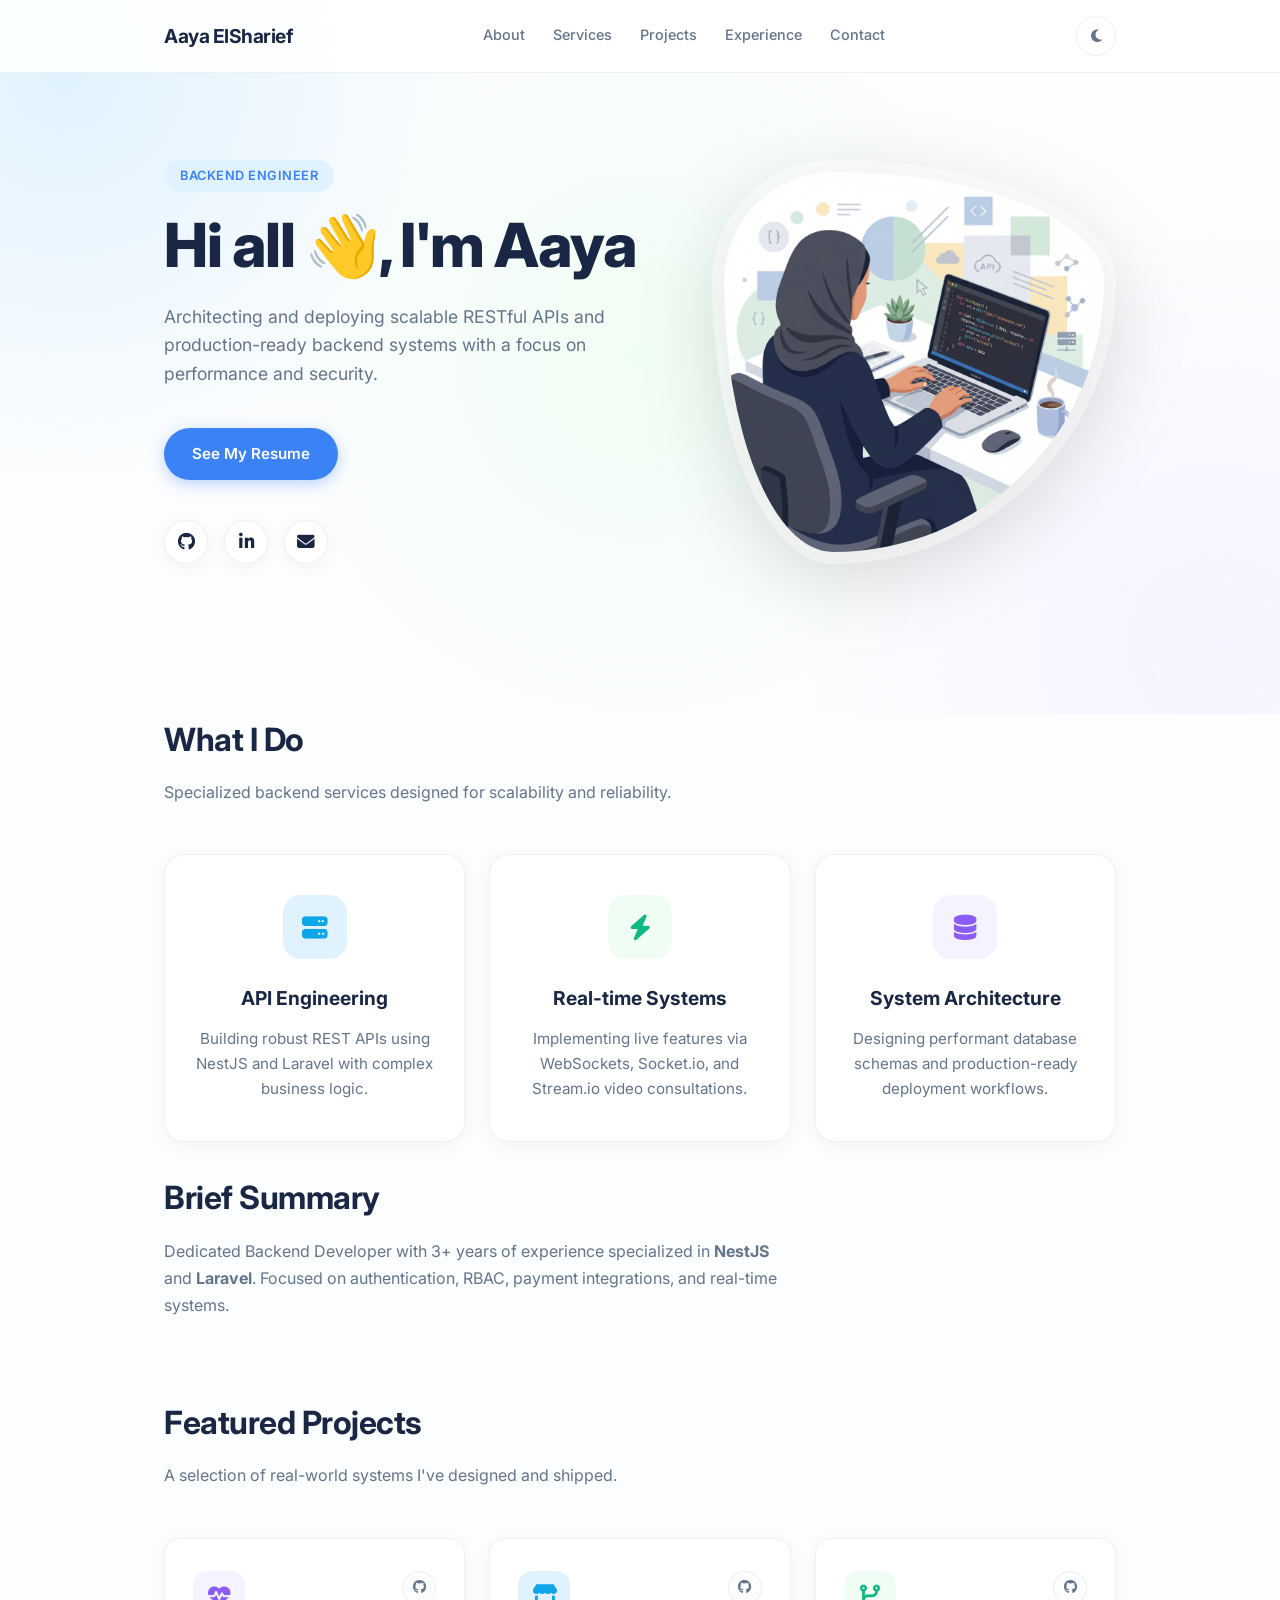
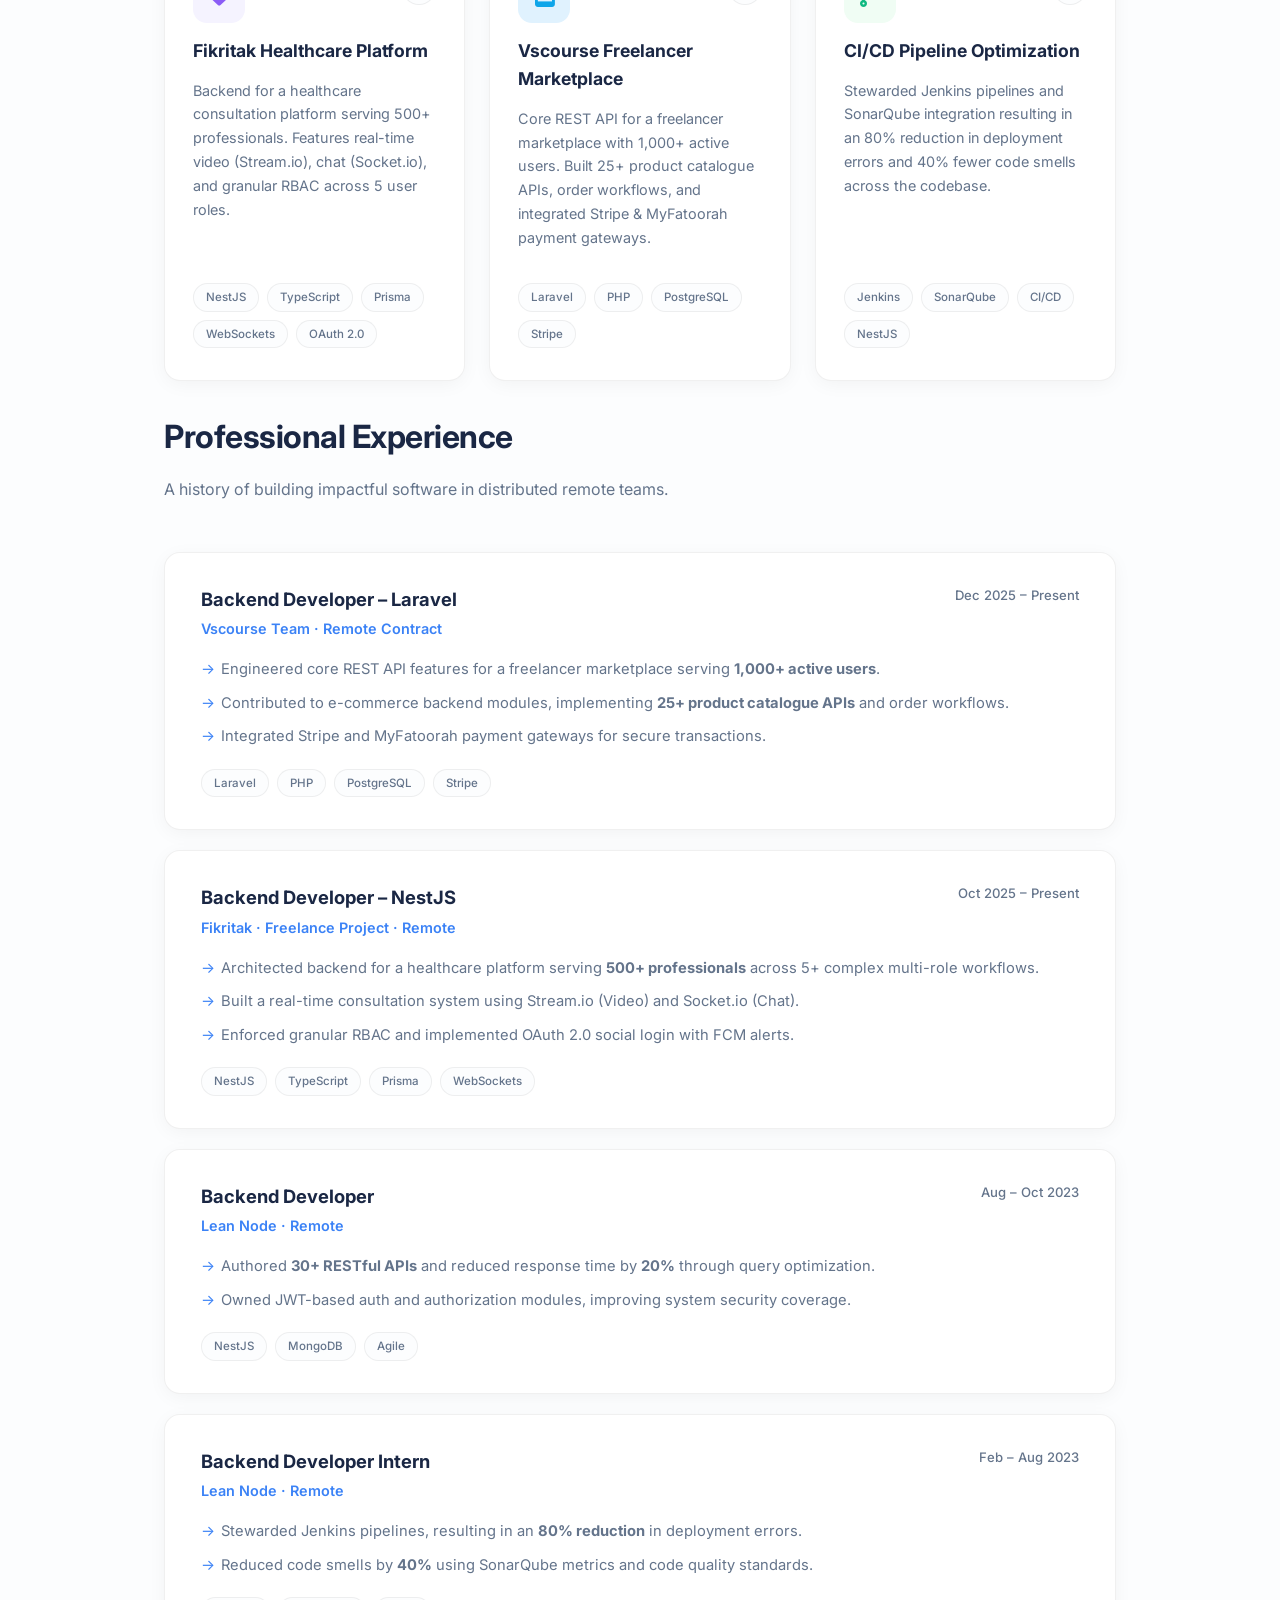
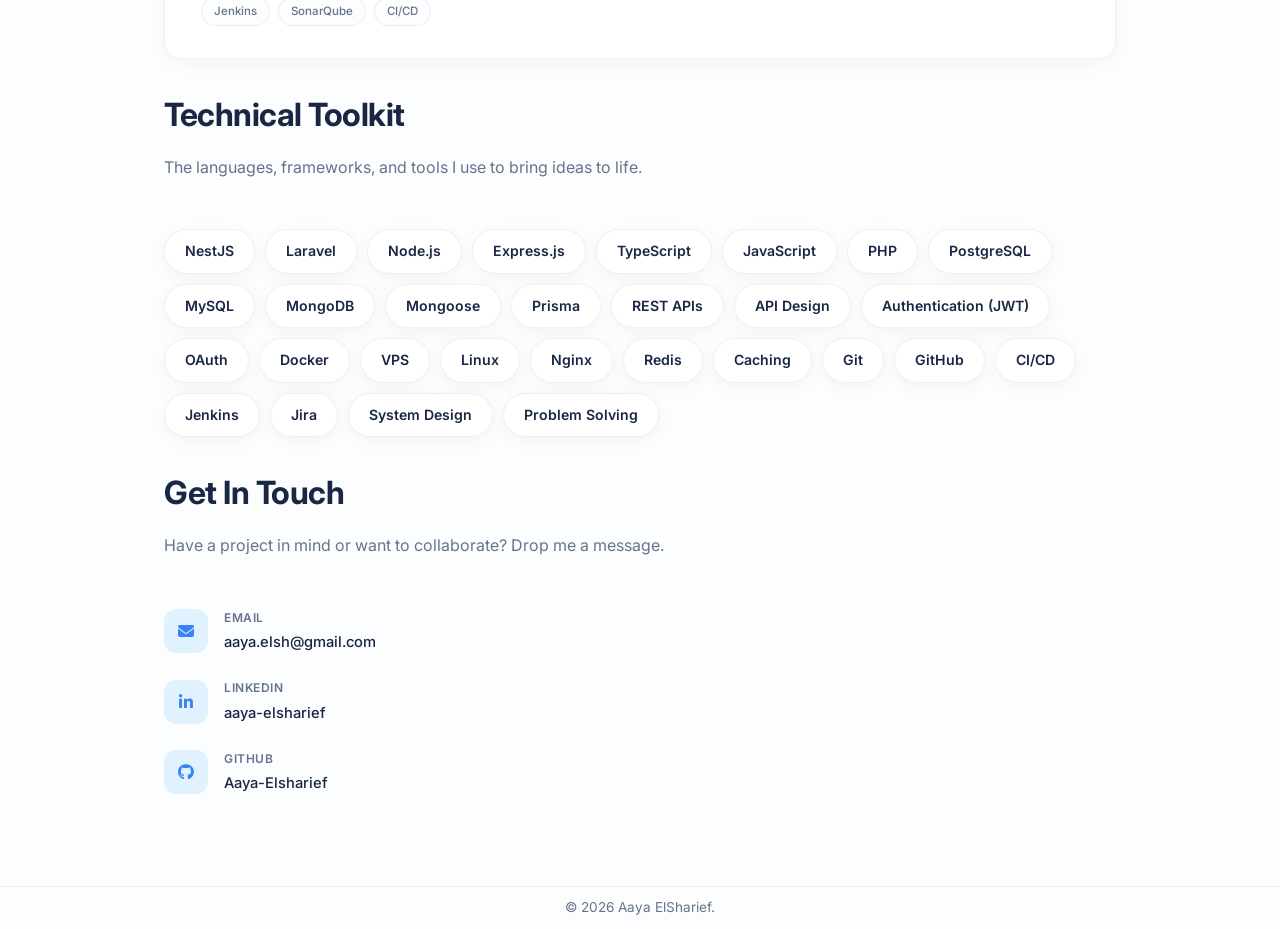
<file: index.html>
<!DOCTYPE html>
<html lang="en" data-theme="light">

<head>
    <meta charset="UTF-8">
    <meta name="viewport" content="width=device-width, initial-scale=1.0">
    <title>Aaya ElSharief | Backend Developer Portfolio</title>
    <link rel="preconnect" href="https://fonts.googleapis.com">
    <link rel="preconnect" href="https://fonts.gstatic.com" crossorigin>
    <link href="https://fonts.googleapis.com/css2?family=Inter:wght@400;500;600;700;800&display=swap" rel="stylesheet">
    <link rel="stylesheet" href="https://cdnjs.cloudflare.com/ajax/libs/font-awesome/6.5.1/css/all.min.css">
    <link rel="stylesheet" href="style.css">
</head>

<body>

    <nav>
        <div class="container">
            <a href="#" class="logo">Aaya ElSharief</a>

            <!-- Desktop Nav Links -->
            <div class="nav-links" id="nav-links">
                <a href="#about">About</a>
                <a href="#services">Services</a>
                <a href="#projects">Projects</a>
                <a href="#experience">Experience</a>
                <a href="#contact">Contact</a>
            </div>

            <div class="nav-actions">
                <!-- Dark Mode Toggle -->
                <button class="theme-toggle" id="theme-toggle" aria-label="Toggle dark mode">
                    <i class="fas fa-moon" id="theme-icon"></i>
                </button>

                <!-- Hamburger -->
                <button class="hamburger" id="hamburger" aria-label="Open menu">
                    <span></span><span></span><span></span>
                </button>
            </div>
        </div>

        <!-- Mobile Menu -->
        <div class="mobile-menu" id="mobile-menu">
            <a href="#about" class="mobile-link">About</a>
            <a href="#services" class="mobile-link">Services</a>
            <a href="#projects" class="mobile-link">Projects</a>
            <a href="#experience" class="mobile-link">Experience</a>
            <a href="#contact" class="mobile-link">Contact</a>
        </div>
    </nav>

    <main>
        <!-- Hero Section -->
        <section class="hero">
            <div class="container hero-container">
                <div class="hero-content">
                    <span class="badge">Backend Engineer</span>
                    <h1>Hi all 👋, I'm Aaya</h1>
                    <p>Architecting and deploying scalable RESTful APIs and production-ready backend systems with a
                        focus on performance and security.</p>
                    <div class="hero-btns">
                        <a href="cv.html" class="btn primary">See My Resume</a>
                    </div>
                    <div class="social-circles">
                        <a href="https://github.com/Aaya-Elsharief" target="_blank" class="circle github"><i
                                class="fab fa-github"></i></a>
                        <a href="https://linkedin.com/in/aaya-elsharief" target="_blank" class="circle linkedin"><i
                                class="fab fa-linkedin-in"></i></a>
                        <a href="/cdn-cgi/l/email-protection#5233332b337c373e213a12353f333b3e7c313d3f" class="circle email"><i class="fas fa-envelope"></i></a>
                    </div>
                </div>
                <div class="hero-image">
                    <img src="hero.png" alt="Developer Illustration">
                </div>
            </div>
        </section>

        <!-- Services Section -->
        <section id="services" class="container reveal">
            <div class="section-header">
                <h2>What I Do</h2>
                <p>Specialized backend services designed for scalability and reliability.</p>
            </div>
            <div class="services-grid">
                <div class="service-card reveal">
                    <div class="service-icon blue"><i class="fas fa-server"></i></div>
                    <h3>API Engineering</h3>
                    <p>Building robust REST APIs using NestJS and Laravel with complex business logic.</p>
                </div>
                <div class="service-card reveal">
                    <div class="service-icon green"><i class="fas fa-bolt"></i></div>
                    <h3>Real-time Systems</h3>
                    <p>Implementing live features via WebSockets, Socket.io, and Stream.io video consultations.</p>
                </div>
                <div class="service-card reveal">
                    <div class="service-icon purple"><i class="fas fa-database"></i></div>
                    <h3>System Architecture</h3>
                    <p>Designing performant database schemas and production-ready deployment workflows.</p>
                </div>
            </div>
        </section>

        <!-- About Section -->
        <section id="about" class="container reveal">
            <div class="section-header">
                <h2>Brief Summary</h2>
                <p>Dedicated Backend Developer with 3+ years of experience specialized in <strong>NestJS</strong> and
                    <strong>Laravel</strong>. Focused on authentication, RBAC, payment integrations, and real-time
                    systems.</p>
            </div>
        </section>

        <!-- ✦ Projects Section -->
        <section id="projects" class="container">
            <div class="section-header reveal">
                <h2>Featured Projects</h2>
                <p>A selection of real-world systems I've designed and shipped.</p>
            </div>
            <div class="projects-grid">

                <div class="project-card reveal">
                    <div class="project-header">
                        <div class="project-icon purple"><i class="fas fa-heartbeat"></i></div>
                        <div class="project-links">
                            <a href="https://github.com/Aaya-Elsharief" target="_blank" title="GitHub"><i class="fab fa-github"></i></a>
                        </div>
                    </div>
                    <h3>Fikritak Healthcare Platform</h3>
                    <p>Backend for a healthcare consultation platform serving 500+ professionals. Features real-time video (Stream.io), chat (Socket.io), and granular RBAC across 5 user roles.</p>
                    <div class="card-stack">
                        <span class="tag">NestJS</span>
                        <span class="tag">TypeScript</span>
                        <span class="tag">Prisma</span>
                        <span class="tag">WebSockets</span>
                        <span class="tag">OAuth 2.0</span>
                    </div>
                </div>

                <div class="project-card reveal">
                    <div class="project-header">
                        <div class="project-icon blue"><i class="fas fa-store"></i></div>
                        <div class="project-links">
                            <a href="https://github.com/Aaya-Elsharief" target="_blank" title="GitHub"><i class="fab fa-github"></i></a>
                        </div>
                    </div>
                    <h3>Vscourse Freelancer Marketplace</h3>
                    <p>Core REST API for a freelancer marketplace with 1,000+ active users. Built 25+ product catalogue APIs, order workflows, and integrated Stripe & MyFatoorah payment gateways.</p>
                    <div class="card-stack">
                        <span class="tag">Laravel</span>
                        <span class="tag">PHP</span>
                        <span class="tag">PostgreSQL</span>
                        <span class="tag">Stripe</span>
                    </div>
                </div>

                <div class="project-card reveal">
                    <div class="project-header">
                        <div class="project-icon green"><i class="fas fa-code-branch"></i></div>
                        <div class="project-links">
                            <a href="https://github.com/Aaya-Elsharief" target="_blank" title="GitHub"><i class="fab fa-github"></i></a>
                        </div>
                    </div>
                    <h3>CI/CD Pipeline Optimization</h3>
                    <p>Stewarded Jenkins pipelines and SonarQube integration resulting in an 80% reduction in deployment errors and 40% fewer code smells across the codebase.</p>
                    <div class="card-stack">
                        <span class="tag">Jenkins</span>
                        <span class="tag">SonarQube</span>
                        <span class="tag">CI/CD</span>
                        <span class="tag">NestJS</span>
                    </div>
                </div>

            </div>
        </section>

        <!-- Experience Section -->
        <section id="experience" class="container">
            <div class="section-header reveal">
                <h2>Professional Experience</h2>
                <p>A history of building impactful software in distributed remote teams.</p>
            </div>

            <div class="experience-grid">
                <div class="card reveal">
                    <div class="card-header">
                        <div class="card-title">
                            <h3>Backend Developer – Laravel</h3>
                            <div class="card-company">Vscourse Team · Remote Contract</div>
                        </div>
                        <span class="card-date">Dec 2025 – Present</span>
                    </div>
                    <ul>
                        <li>Engineered core REST API features for a freelancer marketplace serving <strong>1,000+ active users</strong>.</li>
                        <li>Contributed to e-commerce backend modules, implementing <strong>25+ product catalogue APIs</strong> and order workflows.</li>
                        <li>Integrated Stripe and MyFatoorah payment gateways for secure transactions.</li>
                    </ul>
                    <div class="card-stack">
                        <span class="tag">Laravel</span>
                        <span class="tag">PHP</span>
                        <span class="tag">PostgreSQL</span>
                        <span class="tag">Stripe</span>
                    </div>
                </div>

                <div class="card reveal">
                    <div class="card-header">
                        <div class="card-title">
                            <h3>Backend Developer – NestJS</h3>
                            <div class="card-company">Fikritak · Freelance Project · Remote</div>
                        </div>
                        <span class="card-date">Oct 2025 – Present</span>
                    </div>
                    <ul>
                        <li>Architected backend for a healthcare platform serving <strong>500+ professionals</strong> across 5+ complex multi-role workflows.</li>
                        <li>Built a real-time consultation system using Stream.io (Video) and Socket.io (Chat).</li>
                        <li>Enforced granular RBAC and implemented OAuth 2.0 social login with FCM alerts.</li>
                    </ul>
                    <div class="card-stack">
                        <span class="tag">NestJS</span>
                        <span class="tag">TypeScript</span>
                        <span class="tag">Prisma</span>
                        <span class="tag">WebSockets</span>
                    </div>
                </div>

                <div class="card reveal">
                    <div class="card-header">
                        <div class="card-title">
                            <h3>Backend Developer</h3>
                            <div class="card-company">Lean Node · Remote</div>
                        </div>
                        <span class="card-date">Aug – Oct 2023</span>
                    </div>
                    <ul>
                        <li>Authored <strong>30+ RESTful APIs</strong> and reduced response time by <strong>20%</strong> through query optimization.</li>
                        <li>Owned JWT-based auth and authorization modules, improving system security coverage.</li>
                    </ul>
                    <div class="card-stack">
                        <span class="tag">NestJS</span>
                        <span class="tag">MongoDB</span>
                        <span class="tag">Agile</span>
                    </div>
                </div>

                <div class="card reveal">
                    <div class="card-header">
                        <div class="card-title">
                            <h3>Backend Developer Intern</h3>
                            <div class="card-company">Lean Node · Remote</div>
                        </div>
                        <span class="card-date">Feb – Aug 2023</span>
                    </div>
                    <ul>
                        <li>Stewarded Jenkins pipelines, resulting in an <strong>80% reduction</strong> in deployment errors.</li>
                        <li>Reduced code smells by <strong>40%</strong> using SonarQube metrics and code quality standards.</li>
                    </ul>
                    <div class="card-stack">
                        <span class="tag">Jenkins</span>
                        <span class="tag">SonarQube</span>
                        <span class="tag">CI/CD</span>
                    </div>
                </div>
            </div>
        </section>

        <!-- Skills Section -->
        <section id="skills" class="container reveal">
            <div class="section-header">
                <h2>Technical Toolkit</h2>
                <p>The languages, frameworks, and tools I use to bring ideas to life.</p>
            </div>
            <div class="skills-container">
                <span class="skill-pill">NestJS</span>
                <span class="skill-pill">Laravel</span>
                <span class="skill-pill">Node.js</span>
                <span class="skill-pill">Express.js</span>
                <span class="skill-pill">TypeScript</span>
                <span class="skill-pill">JavaScript</span>
                <span class="skill-pill">PHP</span>
                <span class="skill-pill">PostgreSQL</span>
                <span class="skill-pill">MySQL</span>
                <span class="skill-pill">MongoDB</span>
                <span class="skill-pill">Mongoose</span>
                <span class="skill-pill">Prisma</span>
                <span class="skill-pill">REST APIs</span>
                <span class="skill-pill">API Design</span>
                <span class="skill-pill">Authentication (JWT)</span>
                <span class="skill-pill">OAuth</span>
                <span class="skill-pill">Docker</span>
                <span class="skill-pill">VPS</span>
                <span class="skill-pill">Linux</span>
                <span class="skill-pill">Nginx</span>
                <span class="skill-pill">Redis</span>
                <span class="skill-pill">Caching</span>
                <span class="skill-pill">Git</span>
                <span class="skill-pill">GitHub</span>
                <span class="skill-pill">CI/CD</span>
                <span class="skill-pill">Jenkins</span>
                <span class="skill-pill">Jira</span>
                <span class="skill-pill">System Design</span>
                <span class="skill-pill">Problem Solving</span>
            </div>
        </section>

        <!-- ✦ Contact Section -->
        <section id="contact" class="container reveal">
            <div class="section-header">
                <h2>Get In Touch</h2>
                <p>Have a project in mind or want to collaborate? Drop me a message.</p>
            </div>
            <div class="contact-wrapper">
                <div class="contact-info">
                    <div class="contact-item">
                        <div class="contact-icon"><i class="fas fa-envelope"></i></div>
                        <div>
                            <span class="contact-label">Email</span>
                            <a href="mailto:aaya.elsh@gmail.com">aaya.elsh@gmail.com</a>
                        </div>
                    </div>
                    <div class="contact-item">
                        <div class="contact-icon"><i class="fab fa-linkedin-in"></i></div>
                        <div>
                            <span class="contact-label">LinkedIn</span>
                            <a href="https://linkedin.com/in/aaya-elsharief" target="_blank">aaya-elsharief</a>
                        </div>
                    </div>
                    <div class="contact-item">
                        <div class="contact-icon"><i class="fab fa-github"></i></div>
                        <div>
                            <span class="contact-label">GitHub</span>
                            <a href="https://github.com/Aaya-Elsharief" target="_blank">Aaya-Elsharief</a>
                        </div>
                    </div>
                </div>


            </div>
        </section>

    </main>

    <footer>
          
            <p style="color: var(--text-muted); font-size: 0.85rem;">© 2026 Aaya ElSharief.</p>
    </footer>

    <script src="script.js"></script>
</body>
</html>
</file>
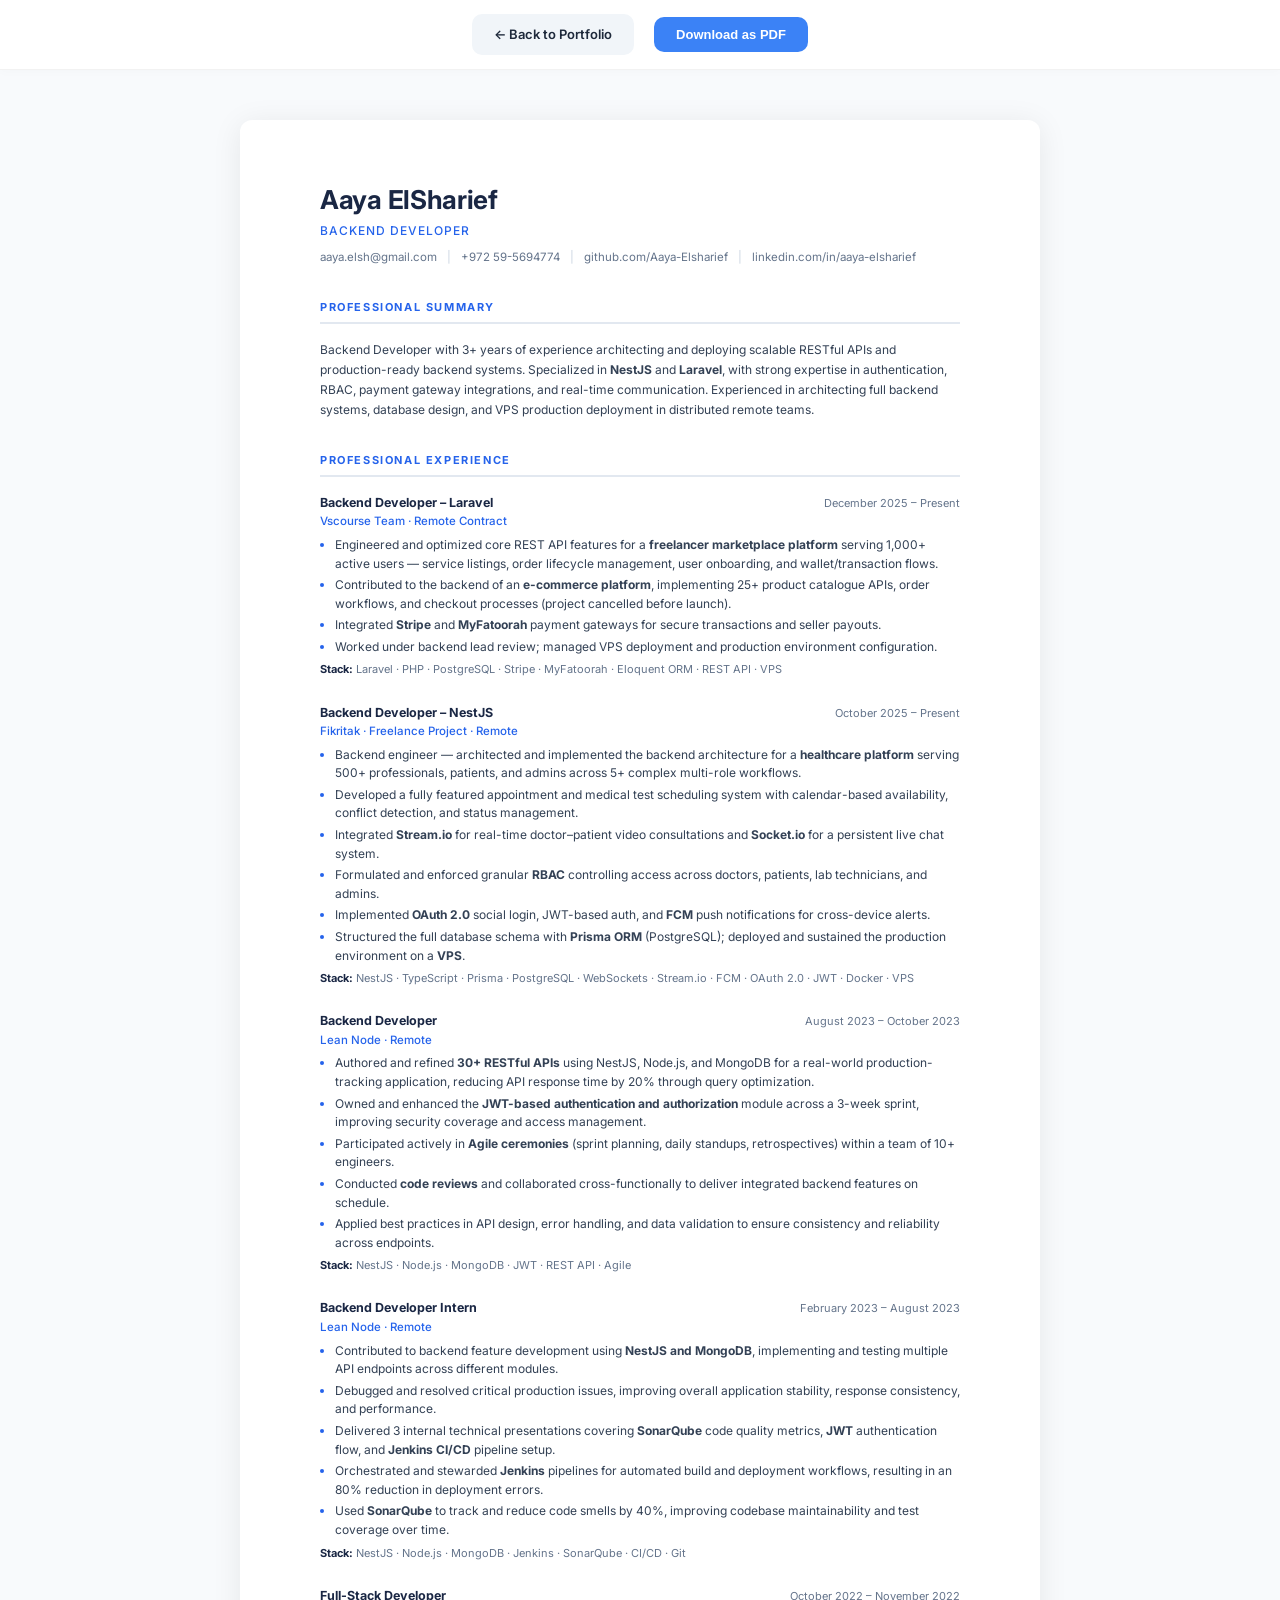
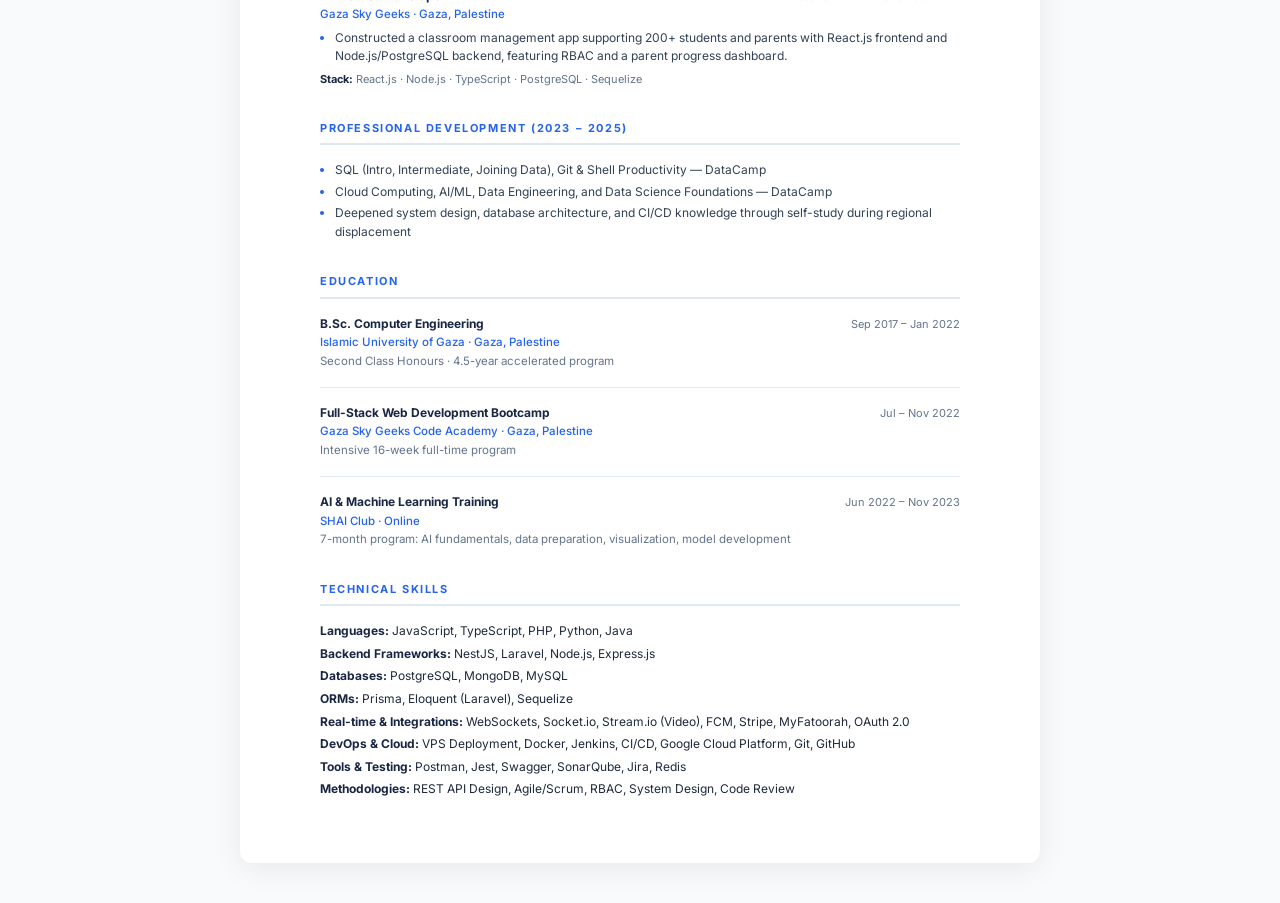
<file: cv.html>
<!DOCTYPE html>
<html lang="en">

<head>
    <meta charset="UTF-8" />
    <meta name="viewport" content="width=device-width, initial-scale=1.0" />
    <title>Aaya ElSharief – Backend Developer</title>
    <link rel="preconnect" href="https://fonts.googleapis.com" />
    <link href="https://fonts.googleapis.com/css2?family=Inter:wght@300;400;500;600;700&display=swap"
        rel="stylesheet" />
    <style>
        * {
            margin: 0;
            padding: 0;
            box-sizing: border-box;
        }

        :root {
            --primary: #1a2744;
            --accent: #2563eb;
            --accent-blue: #3b82f6;
            /* Portfolio color */
            --text: #1e293b;
            --muted: #64748b;
            --border: #d1d5db;
            --white: #ffffff;
            --bg-page: #f8fafc;
        }

        body {
            font-family: 'Inter', Arial, sans-serif;
            background: var(--bg-page);
            color: var(--text);
            font-size: 12px;
            line-height: 1.55;
            padding-top: 80px;
            /* Space for fixed header */
        }

        /* ── ACTION BAR ── */
        .action-bar {
            position: fixed;
            top: 0;
            left: 0;
            right: 0;
            height: 70px;
            background: rgba(255, 255, 255, 0.9);
            backdrop-filter: blur(10px);
            display: flex;
            align-items: center;
            justify-content: center;
            gap: 20px;
            z-index: 1000;
            border-bottom: 1px solid rgba(0, 0, 0, 0.05);
            box-shadow: 0 2px 10px rgba(0, 0, 0, 0.02);
        }

        .btn {
            padding: 10px 22px;
            border-radius: 10px;
            font-weight: 600;
            text-decoration: none;
            font-size: 13px;
            transition: all 0.3s ease;
            cursor: pointer;
            border: none;
            display: inline-flex;
            align-items: center;
            gap: 8px;
        }

        .btn-back {
            background: #f1f5f9;
            color: var(--text);
        }

        .btn-back:hover {
            background: #e2e8f0;
        }

        .btn-print {
            background: var(--accent-blue);
            color: #fff;
        }

        .btn-print:hover {
            background: #2563eb;
            transform: translateY(-1px);
        }

        .page {
            max-width: 800px;
            margin: 40px auto;
            background: #fff;
            padding: 60px 80px;
            box-shadow: 0 4px 30px rgba(0, 0, 0, 0.08);
            border-radius: 12px;
        }

        /* ── HEADER ── */
        .cv-name {
            font-size: 26px;
            font-weight: 700;
            color: var(--primary);
            letter-spacing: -0.3px;
        }

        .cv-title {
            font-size: 12px;
            font-weight: 500;
            color: var(--accent);
            margin-top: 2px;
            text-transform: uppercase;
            letter-spacing: 1px;
        }

        .cv-contact {
            margin-top: 7px;
            font-size: 11.5px;
            color: var(--muted);
            line-height: 1.7;
        }

        .cv-contact a {
            color: var(--muted);
            text-decoration: none;
        }

        .cv-contact a:hover {
            color: var(--accent);
        }

        .sep {
            margin: 0 7px;
            color: #cbd5e1;
        }

        /* ── SECTION ── */
        .section {
            margin-top: 32px;
        }

        .section-title {
            font-size: 11px;
            font-weight: 700;
            text-transform: uppercase;
            letter-spacing: 1.6px;
            color: var(--accent);
            border-bottom: 2px solid #e2e8f0;
            padding-bottom: 6px;
            margin-bottom: 16px;
        }

        /* ── SUMMARY ── */
        .summary {
            font-size: 12px;
            color: #334155;
            line-height: 1.65;
        }

        /* ── JOB ── */
        .job {
            margin-bottom: 24px;
        }

        .job-top {
            display: flex;
            justify-content: space-between;
            align-items: baseline;
            flex-wrap: wrap;
            gap: 3px;
        }

        .job-title {
            font-size: 12.5px;
            font-weight: 700;
            color: var(--primary);
        }

        .job-date {
            font-size: 11px;
            color: var(--muted);
            white-space: nowrap;
        }

        .job-company {
            font-size: 11.5px;
            font-weight: 500;
            color: var(--accent);
            margin-top: 1px;
        }

        .job ul {
            margin-top: 5px;
            padding-left: 15px;
        }

        .job ul li {
            font-size: 12px;
            color: #334155;
            margin-bottom: 3px;
            line-height: 1.55;
        }

        .job ul li::marker {
            color: var(--accent);
        }

        .tech-line {
            margin-top: 5px;
            font-size: 11px;
            color: var(--muted);
        }

        .tech-line strong {
            color: var(--primary);
        }

        /* ── DEV PERIOD ── */
        .dev-list {
            padding-left: 15px;
        }

        .dev-list li {
            font-size: 12px;
            color: #334155;
            margin-bottom: 3px;
        }

        .dev-list li::marker {
            color: var(--accent);
        }

        /* ── EDUCATION ── */
        .edu-item {
            margin-bottom: 9px;
        }

        .edu-top {
            display: flex;
            justify-content: space-between;
            align-items: baseline;
            flex-wrap: wrap;
            gap: 3px;
        }

        .edu-degree {
            font-size: 12px;
            font-weight: 700;
            color: var(--primary);
        }

        .edu-date {
            font-size: 11px;
            color: var(--muted);
        }

        .edu-inst {
            font-size: 11.5px;
            font-weight: 500;
            color: var(--accent);
            margin-top: 1px;
        }

        .edu-note {
            font-size: 11.5px;
            color: var(--muted);
            margin-top: 1px;
        }

        /* ── SKILLS ── */
        .skill-row {
            margin-bottom: 4px;
            font-size: 12px;
        }

        .skill-row strong {
            color: var(--primary);
        }

        /* ── DIVIDER ── */
        hr {
            border: none;
            border-top: 1px solid #e2e8f0;
            margin: 16px 0;
        }

        @media print {
            .action-bar {
                display: none !important;
            }

            @page {
                size: A4;
                margin: 14mm 16mm;
            }

            body {
                background: #fff;
                font-size: 11px;
                padding-top: 0;
            }

            .page {
                margin: 0;
                box-shadow: none;
                border-radius: 0;
                padding: 0;
                max-width: 100%;
            }
        }
    </style>
</head>

<!-- ACTION BAR -->
<div class="action-bar">
    <a href="index.html" class="btn btn-back">← Back to Portfolio</a>
    <button onclick="window.print()" class="btn btn-print">Download as PDF</button>
</div>

<div class="page">

    <!-- ══ NAME & CONTACT ══ -->
    <div class="cv-name">Aaya ElSharief</div>
    <div class="cv-title">Backend Developer</div>
    <div class="cv-contact">
        aaya.elsh@gmail.com
        <span class="sep">|</span>
        +972 59-5694774
        <span class="sep">|</span>
        <a href="https://github.com/Aaya-Elsharief" target="_blank">github.com/Aaya-Elsharief</a>
        <span class="sep">|</span>
        <a href="https://linkedin.com/in/aaya-elsharief" target="_blank">linkedin.com/in/aaya-elsharief</a>
    </div>

    <!-- ══ PROFESSIONAL SUMMARY ══ -->
    <div class="section">
        <div class="section-title">Professional Summary</div>
        <div class="summary">
            Backend Developer with 3+ years of experience architecting and deploying scalable RESTful APIs and
            production-ready backend systems. Specialized in <strong>NestJS</strong> and <strong>Laravel</strong>,
            with strong expertise in authentication, RBAC, payment gateway integrations, and real-time
            communication.
            Experienced in architecting full backend systems, database design, and VPS production deployment in
            distributed remote teams.
        </div>
    </div>

    <!-- ══ PROFESSIONAL EXPERIENCE ══ -->
    <div class="section">
        <div class="section-title">Professional Experience</div>

        <!-- Vscourse -->
        <div class="job">
            <div class="job-top">
                <div class="job-title">Backend Developer – Laravel</div>
                <div class="job-date">December 2025 – Present</div>
            </div>
            <div class="job-company">Vscourse Team · Remote Contract</div>
            <ul>
                <li>Engineered and optimized core REST API features for a <strong>freelancer marketplace
                        platform</strong> serving 1,000+ active users — service listings, order lifecycle
                    management,
                    user onboarding, and wallet/transaction flows.</li>
                <li>Contributed to the backend of an <strong>e-commerce platform</strong>, implementing 25+ product
                    catalogue APIs, order workflows, and checkout processes (project cancelled before launch).</li>
                <li>Integrated <strong>Stripe</strong> and <strong>MyFatoorah</strong> payment gateways for secure
                    transactions and seller payouts.</li>
                <li>Worked under backend lead review; managed VPS deployment and production environment
                    configuration.</li>
            </ul>
            <div class="tech-line">
                <strong>Stack:</strong> Laravel · PHP · PostgreSQL · Stripe · MyFatoorah · Eloquent ORM · REST API ·
                VPS
            </div>
        </div>

        <!-- Fikritak -->
        <div class="job">
            <div class="job-top">
                <div class="job-title">Backend Developer – NestJS</div>
                <div class="job-date">October 2025 – Present</div>
            </div>
            <div class="job-company">Fikritak · Freelance Project · Remote</div>
            <ul>
                <li>Backend engineer — architected and implemented the backend architecture for a
                    <strong>healthcare platform</strong> serving 500+ professionals, patients, and admins across 5+
                    complex multi-role
                    workflows.
                </li>
                <li>Developed a fully featured appointment and medical test scheduling system with calendar-based
                    availability, conflict detection, and status management.</li>
                <li>Integrated <strong>Stream.io</strong> for real-time doctor–patient video consultations and
                    <strong>Socket.io</strong> for a persistent live chat system.
                </li>
                <li>Formulated and enforced granular <strong>RBAC</strong> controlling access across doctors,
                    patients, lab technicians, and admins.</li>
                <li>Implemented <strong>OAuth 2.0</strong> social login, JWT-based auth, and <strong>FCM</strong>
                    push notifications for cross-device alerts.</li>
                <li>Structured the full database schema with <strong>Prisma ORM</strong> (PostgreSQL); deployed and
                    sustained the production environment on a <strong>VPS</strong>.</li>
            </ul>
            <div class="tech-line">
                <strong>Stack:</strong> NestJS · TypeScript · Prisma · PostgreSQL · WebSockets · Stream.io · FCM ·
                OAuth 2.0 · JWT · Docker · VPS
            </div>
        </div>



        <!-- Lean Node - Developer -->
        <div class="job">
            <div class="job-top">
                <div class="job-title">Backend Developer</div>
                <div class="job-date">August 2023 – October 2023</div>
            </div>
            <div class="job-company">Lean Node · Remote</div>
            <ul>
                <li>Authored and refined <strong>30+ RESTful APIs</strong> using NestJS, Node.js, and MongoDB
                    for a real-world production-tracking application, reducing API response time by 20% through
                    query optimization.</li>
                <li>Owned and enhanced the <strong>JWT-based authentication and authorization</strong> module across
                    a 3-week sprint, improving security coverage and access management.</li>
                <li>Participated actively in <strong>Agile ceremonies</strong> (sprint planning, daily standups,
                    retrospectives) within a team of 10+ engineers.</li>
                <li>Conducted <strong>code reviews</strong> and collaborated cross-functionally to deliver
                    integrated backend features on schedule.</li>
                <li>Applied best practices in API design, error handling, and data validation to ensure consistency
                    and reliability across endpoints.</li>
            </ul>
            <div class="tech-line">
                <strong>Stack:</strong> NestJS · Node.js · MongoDB · JWT · REST API · Agile
            </div>
        </div>

        <!-- Lean Node - Intern -->
        <div class="job">
            <div class="job-top">
                <div class="job-title">Backend Developer Intern</div>
                <div class="job-date">February 2023 – August 2023</div>
            </div>
            <div class="job-company">Lean Node · Remote</div>
            <ul>
                <li>Contributed to backend feature development using <strong>NestJS and MongoDB</strong>,
                    implementing and testing multiple API endpoints across different modules.</li>
                <li>Debugged and resolved critical production issues, improving overall application stability,
                    response consistency, and performance.</li>
                <li>Delivered 3 internal technical presentations covering <strong>SonarQube</strong> code quality
                    metrics, <strong>JWT</strong> authentication flow, and <strong>Jenkins CI/CD</strong> pipeline
                    setup.</li>
                <li>Orchestrated and stewarded <strong>Jenkins</strong> pipelines for automated build and deployment
                    workflows, resulting in an 80% reduction in deployment errors.</li>
                <li>Used <strong>SonarQube</strong> to track and reduce code smells by 40%, improving codebase
                    maintainability and test coverage over time.</li>
            </ul>
            <div class="tech-line">
                <strong>Stack:</strong> NestJS · Node.js · MongoDB · Jenkins · SonarQube · CI/CD · Git
            </div>
        </div>

        <!-- Gaza Sky Geeks -->
        <div class="job">
            <div class="job-top">
                <div class="job-title">Full-Stack Developer</div>
                <div class="job-date">October 2022 – November 2022</div>
            </div>
            <div class="job-company">Gaza Sky Geeks · Gaza, Palestine</div>
            <ul>
                <li>Constructed a classroom management app supporting 200+ students and parents with React.js
                    frontend and Node.js/PostgreSQL backend,
                    featuring RBAC and a parent progress dashboard.</li>
            </ul>
            <div class="tech-line">
                <strong>Stack:</strong> React.js · Node.js · TypeScript · PostgreSQL · Sequelize
            </div>
        </div>

    </div><!-- /experience -->

    <!-- ══ PROFESSIONAL DEVELOPMENT ══ -->
    <div class="section">
        <div class="section-title">Professional Development (2023 – 2025)</div>
        <ul class="dev-list">
            <li>SQL (Intro, Intermediate, Joining Data), Git & Shell Productivity — DataCamp</li>
            <li>Cloud Computing, AI/ML, Data Engineering, and Data Science Foundations — DataCamp</li>
            <li>Deepened system design, database architecture, and CI/CD knowledge through self-study during
                regional displacement</li>
        </ul>
    </div>

    <!-- ══ EDUCATION ══ -->
    <div class="section">
        <div class="section-title">Education</div>

        <div class="edu-item">
            <div class="edu-top">
                <div class="edu-degree">B.Sc. Computer Engineering</div>
                <div class="edu-date">Sep 2017 – Jan 2022</div>
            </div>
            <div class="edu-inst">Islamic University of Gaza · Gaza, Palestine</div>
            <div class="edu-note">Second Class Honours · 4.5-year accelerated program</div>
        </div>

        <hr />

        <div class="edu-item">
            <div class="edu-top">
                <div class="edu-degree">Full-Stack Web Development Bootcamp</div>
                <div class="edu-date">Jul – Nov 2022</div>
            </div>
            <div class="edu-inst">Gaza Sky Geeks Code Academy · Gaza, Palestine</div>
            <div class="edu-note">Intensive 16-week full-time program</div>
        </div>

        <hr />

        <div class="edu-item">
            <div class="edu-top">
                <div class="edu-degree">AI & Machine Learning Training</div>
                <div class="edu-date">Jun 2022 – Nov 2023</div>
            </div>
            <div class="edu-inst">SHAI Club · Online</div>
            <div class="edu-note">7-month program: AI fundamentals, data preparation, visualization, model
                development</div>
        </div>

    </div><!-- /education -->

    <!-- ══ TECHNICAL SKILLS ══ -->
    <div class="section">
        <div class="section-title">Technical Skills</div>
        <div class="skill-row"><strong>Languages:</strong> JavaScript, TypeScript, PHP, Python, Java</div>
        <div class="skill-row"><strong>Backend Frameworks:</strong> NestJS, Laravel, Node.js, Express.js</div>
        <div class="skill-row"><strong>Databases:</strong> PostgreSQL, MongoDB, MySQL</div>
        <div class="skill-row"><strong>ORMs:</strong> Prisma, Eloquent (Laravel), Sequelize</div>
        <div class="skill-row"><strong>Real-time & Integrations:</strong> WebSockets, Socket.io, Stream.io (Video),
            FCM, Stripe, MyFatoorah, OAuth 2.0</div>
        <div class="skill-row"><strong>DevOps & Cloud:</strong> VPS Deployment, Docker, Jenkins, CI/CD, Google Cloud
            Platform, Git, GitHub</div>
        <div class="skill-row"><strong>Tools & Testing:</strong> Postman, Jest, Swagger, SonarQube, Jira, Redis
        </div>
        <div class="skill-row"><strong>Methodologies:</strong> REST API Design, Agile/Scrum, RBAC, System Design,
            Code Review</div>
    </div>

</div><!-- /page -->
</body>

</html>
</file>
<file: style.css>
/* ============================================
   LIGHT THEME (default)
   ============================================ */
:root {
    --primary: #1a2744;
    --accent-blue: #3b82f6;
    --pastel-blue: #e0f2fe;
    --pastel-mint: #f0fdf4;
    --pastel-lavender: #f5f3ff;
    --bg: #fcfdfe;
    --bg-card: #ffffff;
    --text: #1e293b;
    --text-muted: #64748b;
    --white: #ffffff;
    --border: rgba(0, 0, 0, 0.06);
    --nav-bg: rgba(255, 255, 255, 0.85);
    --input-bg: #f8fafc;
    --radius: 16px;
    --shadow: 0 4px 20px -2px rgba(0, 0, 0, 0.05);
    --transition: all 0.3s cubic-bezier(0.4, 0, 0.2, 1);
}

/* ============================================
   DARK THEME
   ============================================ */
[data-theme="dark"] {
    --primary: #e2e8f0;
    --accent-blue: #60a5fa;
    --pastel-blue: #1e3a5f;
    --pastel-mint: #0f2d1e;
    --pastel-lavender: #1e1a2e;
    --bg: #0f172a;
    --bg-card: #1e293b;
    --text: #e2e8f0;
    --text-muted: #94a3b8;
    --white: #1e293b;
    --border: rgba(255, 255, 255, 0.07);
    --nav-bg: rgba(15, 23, 42, 0.9);
    --input-bg: #0f172a;
    --shadow: 0 4px 20px -2px rgba(0, 0, 0, 0.3);
}

[data-theme="dark"] .hero {
    background: radial-gradient(circle at 5% 10%, rgba(30, 58, 95, 0.6) 0%, transparent 30%),
        radial-gradient(circle at 95% 90%, rgba(30, 26, 46, 0.6) 0%, transparent 30%),
        radial-gradient(circle at 50% 50%, rgba(15, 45, 30, 0.3) 0%, transparent 50%),
        var(--bg);
}

[data-theme="dark"] .hero-image img {
    filter: drop-shadow(0 20px 40px rgba(0, 0, 0, 0.5)) brightness(0.9);
}

[data-theme="dark"] .badge {
    background: rgba(96, 165, 250, 0.15);
    color: var(--accent-blue);
    border: 1px solid rgba(96, 165, 250, 0.25);
}

* {
    margin: 0;
    padding: 0;
    box-sizing: border-box;
}

body {
    font-family: 'Inter', -apple-system, BlinkMacSystemFont, "Segoe UI", Roboto, sans-serif;
    background-color: var(--bg);
    color: var(--text);
    line-height: 1.6;
    overflow-x: hidden;
    transition: background-color 0.3s ease, color 0.3s ease;
}

.container {
    max-width: 1000px;
    margin: 0 auto;
    padding: 0 24px 30px 24px;
}

/* ============================================
   NAVIGATION
   ============================================ */
nav {
    position: fixed;
    top: 0;
    left: 0;
    right: 0;
    background: var(--nav-bg);
    backdrop-filter: blur(12px);
    -webkit-backdrop-filter: blur(12px);
    z-index: 1000;
    border-bottom: 1px solid var(--border);
    transition: background 0.3s ease;
}

nav .container {
    display: flex;
    justify-content: space-between;
    align-items: center;
    width: 100%;
    padding: 0 24px;
    height: 72px;
}

.logo {
    font-weight: 700;
    font-size: 1.2rem;
    color: var(--primary);
    text-decoration: none;
    letter-spacing: -0.5px;
    flex-shrink: 0;
}

.nav-links {
    display: flex;
    gap: 28px;
    align-items: center;
}

.nav-links a {
    font-size: 0.9rem;
    font-weight: 500;
    color: var(--text-muted);
    text-decoration: none;
    transition: var(--transition);
    position: relative;
    padding-bottom: 2px;
}

.nav-links a::after {
    content: '';
    position: absolute;
    bottom: -2px;
    left: 0;
    width: 0;
    height: 2px;
    background: var(--accent-blue);
    transition: var(--transition);
    border-radius: 2px;
}

.nav-links a:hover,
.nav-links a.active {
    color: var(--primary);
}

.nav-links a:hover::after,
.nav-links a.active::after {
    width: 100%;
}

/* Nav Actions (theme toggle + hamburger) */
.nav-actions {
    display: flex;
    align-items: center;
    gap: 12px;
}

/* Dark Mode Toggle Button */
.theme-toggle {
    width: 40px;
    height: 40px;
    border-radius: 50%;
    border: 1px solid var(--border);
    background: var(--bg-card);
    color: var(--text-muted);
    cursor: pointer;
    display: flex;
    align-items: center;
    justify-content: center;
    font-size: 0.9rem;
    transition: var(--transition);
    flex-shrink: 0;
}

.theme-toggle:hover {
    background: var(--pastel-blue);
    color: var(--accent-blue);
    border-color: var(--accent-blue);
    transform: rotate(15deg);
}

/* Hamburger */
.hamburger {
    display: none;
    flex-direction: column;
    justify-content: center;
    align-items: center;
    gap: 5px;
    width: 40px;
    height: 40px;
    background: none;
    border: 1px solid var(--border);
    border-radius: 10px;
    cursor: pointer;
    padding: 0;
    transition: var(--transition);
}

.hamburger span {
    display: block;
    width: 20px;
    height: 2px;
    background: var(--text);
    border-radius: 2px;
    transition: var(--transition);
    transform-origin: center;
}

.hamburger.open span:nth-child(1) {
    transform: translateY(7px) rotate(45deg);
}
.hamburger.open span:nth-child(2) {
    opacity: 0;
    transform: scaleX(0);
}
.hamburger.open span:nth-child(3) {
    transform: translateY(-7px) rotate(-45deg);
}

/* Mobile Menu */
.mobile-menu {
    display: none;
    flex-direction: column;
    padding: 12px 24px 20px;
    background: var(--nav-bg);
    backdrop-filter: blur(12px);
    border-top: 1px solid var(--border);
    gap: 4px;
}

.mobile-menu.open {
    display: flex;
}

.mobile-link {
    font-size: 1rem;
    font-weight: 500;
    color: var(--text-muted);
    text-decoration: none;
    padding: 10px 0;
    border-bottom: 1px solid var(--border);
    transition: var(--transition);
}

.mobile-link:last-child {
    border-bottom: none;
}

.mobile-link:hover {
    color: var(--accent-blue);
    padding-left: 6px;
}

/* ============================================
   BUTTONS
   ============================================ */
.btn {
    display: inline-flex;
    align-items: center;
    gap: 8px;
    padding: 14px 28px;
    border-radius: 100px;
    font-weight: 600;
    font-size: 0.95rem;
    text-decoration: none;
    cursor: pointer;
    transition: var(--transition);
    border: none;
}

.btn.primary {
    background: var(--accent-blue);
    color: #fff;
    box-shadow: 0 4px 15px rgba(59, 130, 246, 0.35);
}

.btn.primary:hover {
    background: #2563eb;
    transform: translateY(-2px);
    box-shadow: 0 8px 25px rgba(59, 130, 246, 0.4);
}

/* Badge */
.badge {
    display: inline-block;
    padding: 6px 16px;
    background: var(--pastel-blue);
    color: var(--accent-blue);
    border-radius: 100px;
    font-size: 0.8rem;
    font-weight: 600;
    letter-spacing: 0.5px;
    margin-bottom: 20px;
    text-transform: uppercase;
}

/* ============================================
   HERO
   ============================================ */
.hero {
    padding: 160px 0 120px;
    background: radial-gradient(circle at 5% 10%, var(--pastel-blue) 0%, transparent 30%),
        radial-gradient(circle at 95% 90%, var(--pastel-lavender) 0%, transparent 30%),
        radial-gradient(circle at 50% 50%, var(--pastel-mint) 0%, transparent 50%);
    position: relative;
    overflow: hidden;
}

.hero-container {
    display: grid;
    grid-template-columns: 1.2fr 1fr;
    align-items: center;
    gap: 64px;
    text-align: left;
}

.hero-content { z-index: 2; }

.hero h1 {
    font-size: clamp(2.5rem, 6vw, 3.8rem);
    font-weight: 800;
    letter-spacing: -1.5px;
    line-height: 1.1;
    margin-bottom: 24px;
    color: var(--primary);
}

.hero p {
    font-size: 1.1rem;
    color: var(--text-muted);
    max-width: 480px;
    margin-bottom: 40px;
}

.hero-btns {
    display: flex;
    gap: 16px;
    margin-bottom: 40px;
}

.social-circles {
    display: flex;
    gap: 16px;
}

.circle {
    width: 44px;
    height: 44px;
    border-radius: 50%;
    display: flex;
    align-items: center;
    justify-content: center;
    background: var(--bg-card);
    color: var(--primary);
    font-size: 1.1rem;
    box-shadow: var(--shadow);
    transition: var(--transition);
    text-decoration: none;
    border: 1px solid var(--border);
}

.circle:hover {
    transform: translateY(-4px) scale(1.1);
    color: var(--white);
}

.circle.github:hover { background: #24292e; border-color: #24292e; }
.circle.linkedin:hover { background: #0077b5; border-color: #0077b5; }
.circle.email:hover { background: #ea4335; border-color: #ea4335; }

.hero-image {
    position: relative;
    z-index: 1;
    display: flex;
    justify-content: center;
}

.hero-image img {
    width: 100%;
    max-width: 460px;
    height: auto;
    filter: drop-shadow(0 20px 40px rgba(0, 0, 0, 0.15));
    transition: var(--transition);
    border-radius: 30% 70% 70% 30% / 30% 30% 70% 70%;
    border: 12px solid rgba(255, 255, 255, 0.4);
}

/* ============================================
   SECTIONS
   ============================================ */
section { padding: 100px 0 40px; }

.section-header {
    margin-bottom: 48px;
    max-width: 620px;
}

.section-header h2 {
    font-size: 2rem;
    font-weight: 700;
    color: var(--primary);
    margin-bottom: 14px;
    letter-spacing: -0.5px;
}

.section-header p {
    color: var(--text-muted);
    font-size: 1rem;
    line-height: 1.7;
}

/* ============================================
   SERVICES
   ============================================ */
.services-grid {
    display: grid;
    grid-template-columns: repeat(auto-fit, minmax(260px, 1fr));
    gap: 24px;
}

.service-card {
    background: var(--bg-card);
    padding: 40px 28px;
    border-radius: 20px;
    text-align: center;
    transition: var(--transition);
    border: 1px solid var(--border);
    box-shadow: var(--shadow);
}

.service-card:hover {
    transform: translateY(-8px);
    border-color: var(--accent-blue);
    box-shadow: 0 20px 40px -10px rgba(59, 130, 246, 0.15);
}

.service-icon {
    width: 64px;
    height: 64px;
    border-radius: 18px;
    margin: 0 auto 24px;
    display: flex;
    align-items: center;
    justify-content: center;
    font-size: 1.6rem;
}

.service-icon.blue { background: var(--pastel-blue); color: #0ea5e9; }
.service-icon.green { background: var(--pastel-mint); color: #10b981; }
.service-icon.purple { background: var(--pastel-lavender); color: #8b5cf6; }

.service-card h3 {
    font-size: 1.2rem;
    margin-bottom: 12px;
    color: var(--primary);
}

.service-card p {
    font-size: 0.95rem;
    color: var(--text-muted);
    line-height: 1.65;
}

/* ============================================
   PROJECTS
   ============================================ */
.projects-grid {
    display: grid;
    grid-template-columns: repeat(auto-fit, minmax(280px, 1fr));
    gap: 24px;
}

.project-card {
    background: var(--bg-card);
    padding: 32px 28px;
    border-radius: var(--radius);
    border: 1px solid var(--border);
    box-shadow: var(--shadow);
    transition: var(--transition);
    display: flex;
    flex-direction: column;
    gap: 14px;
}

.project-card:hover {
    transform: translateY(-6px);
    box-shadow: 0 16px 40px -8px rgba(59, 130, 246, 0.15);
    border-color: var(--accent-blue);
}

.project-header {
    display: flex;
    justify-content: space-between;
    align-items: flex-start;
}

.project-icon {
    width: 52px;
    height: 52px;
    border-radius: 14px;
    display: flex;
    align-items: center;
    justify-content: center;
    font-size: 1.4rem;
}

.project-icon.blue { background: var(--pastel-blue); color: #0ea5e9; }
.project-icon.green { background: var(--pastel-mint); color: #10b981; }
.project-icon.purple { background: var(--pastel-lavender); color: #8b5cf6; }

.project-links {
    display: flex;
    gap: 10px;
}

.project-links a {
    width: 34px;
    height: 34px;
    border-radius: 50%;
    background: var(--bg);
    border: 1px solid var(--border);
    color: var(--text-muted);
    display: flex;
    align-items: center;
    justify-content: center;
    font-size: 0.85rem;
    transition: var(--transition);
    text-decoration: none;
}

.project-links a:hover {
    background: var(--primary);
    color: var(--bg-card);
    border-color: var(--primary);
}

.project-card h3 {
    font-size: 1.1rem;
    font-weight: 700;
    color: var(--primary);
}

.project-card p {
    font-size: 0.9rem;
    color: var(--text-muted);
    line-height: 1.65;
    flex: 1;
}

/* ============================================
   EXPERIENCE
   ============================================ */
.experience-grid {
    display: grid;
    gap: 20px;
}

.card {
    background: var(--bg-card);
    padding: 32px 36px;
    border-radius: var(--radius);
    box-shadow: var(--shadow);
    transition: var(--transition);
    border: 1px solid var(--border);
    position: relative;
    overflow: hidden;
}

.card:hover {
    transform: translateY(-4px);
    box-shadow: 0 10px 30px -5px rgba(0, 0, 0, 0.1);
}

.card::before {
    content: '';
    position: absolute;
    top: 0;
    left: 0;
    width: 4px;
    height: 100%;
    background: var(--accent-blue);
    opacity: 0;
    transition: var(--transition);
}

.card:hover::before { opacity: 1; }

.card-header {
    display: flex;
    justify-content: space-between;
    align-items: flex-start;
    margin-bottom: 18px;
    flex-wrap: wrap;
    gap: 8px;
}

.card-title h3 {
    font-size: 1.15rem;
    font-weight: 700;
    color: var(--primary);
}

.card-company {
    font-size: 0.9rem;
    font-weight: 600;
    color: var(--accent-blue);
    margin-top: 3px;
}

.card-date {
    font-size: 0.82rem;
    color: var(--text-muted);
    font-weight: 500;
    white-space: nowrap;
}

.card ul { list-style: none; }

.card li {
    font-size: 0.92rem;
    color: var(--text-muted);
    margin-bottom: 10px;
    position: relative;
    padding-left: 20px;
}

.card li::before {
    content: '→';
    position: absolute;
    left: 0;
    color: var(--accent-blue);
}

.card-stack {
    margin-top: 20px;
    display: flex;
    flex-wrap: wrap;
    gap: 8px;
}

.tag {
    font-size: 0.72rem;
    padding: 4px 12px;
    background: var(--bg);
    color: var(--text-muted);
    border-radius: 100px;
    font-weight: 500;
    border: 1px solid var(--border);
}

/* ============================================
   SKILLS
   ============================================ */
.skills-container {
    display: flex;
    flex-wrap: wrap;
    gap: 10px;
}

.skill-pill {
    padding: 10px 20px;
    background: var(--bg-card);
    border: 1px solid var(--border);
    border-radius: 100px;
    font-weight: 600;
    font-size: 0.88rem;
    color: var(--primary);
    box-shadow: var(--shadow);
    transition: var(--transition);
}

.skill-pill:hover {
    background: var(--pastel-blue);
    border-color: var(--accent-blue);
    color: var(--accent-blue);
    transform: translateY(-2px);
}

/* ============================================
   CONTACT
   ============================================ */
.contact-wrapper {
    display: grid;
    grid-template-columns: 1fr 2fr;
    gap: 48px;
    align-items: start;
}

.contact-info {
    display: flex;
    flex-direction: column;
    gap: 24px;
}

.contact-item {
    display: flex;
    align-items: center;
    gap: 16px;
}

.contact-icon {
    width: 44px;
    height: 44px;
    border-radius: 12px;
    background: var(--pastel-blue);
    color: var(--accent-blue);
    display: flex;
    align-items: center;
    justify-content: center;
    font-size: 1rem;
    flex-shrink: 0;
}

.contact-label {
    display: block;
    font-size: 0.75rem;
    font-weight: 600;
    color: var(--text-muted);
    text-transform: uppercase;
    letter-spacing: 0.5px;
    margin-bottom: 2px;
}

.contact-item a {
    font-size: 0.92rem;
    font-weight: 500;
    color: var(--primary);
    text-decoration: none;
    transition: var(--transition);
}

.contact-item a:hover { color: var(--accent-blue); }

/* Contact Form */
.contact-form {
    display: flex;
    flex-direction: column;
    gap: 16px;
}

.form-row {
    display: grid;
    grid-template-columns: 1fr 1fr;
    gap: 16px;
}

.form-group {
    display: flex;
    flex-direction: column;
    gap: 6px;
}

.form-group label {
    font-size: 0.82rem;
    font-weight: 600;
    color: var(--text-muted);
    text-transform: uppercase;
    letter-spacing: 0.4px;
}

.form-group input,
.form-group textarea {
    padding: 12px 16px;
    background: var(--input-bg);
    border: 1px solid var(--border);
    border-radius: 12px;
    font-family: inherit;
    font-size: 0.92rem;
    color: var(--text);
    outline: none;
    transition: var(--transition);
    resize: vertical;
}

.form-group input::placeholder,
.form-group textarea::placeholder {
    color: var(--text-muted);
    opacity: 0.7;
}

.form-group input:focus,
.form-group textarea:focus {
    border-color: var(--accent-blue);
    background: var(--bg-card);
    box-shadow: 0 0 0 3px rgba(59, 130, 246, 0.1);
}

.submit-btn {
    align-self: flex-start;
    padding: 13px 28px;
    font-size: 0.9rem;
}

.btn-icon { font-size: 0.85rem; }

.form-success {
    display: none;
    align-items: center;
    gap: 8px;
    padding: 12px 18px;
    background: var(--pastel-mint);
    color: #10b981;
    border-radius: 10px;
    font-size: 0.9rem;
    font-weight: 500;
    border: 1px solid rgba(16, 185, 129, 0.2);
}

.form-success.visible {
    display: flex;
    animation: fadeIn 0.4s ease;
}

@keyframes fadeIn {
    from { opacity: 0; transform: translateY(4px); }
    to   { opacity: 1; transform: translateY(0); }
}

/* ============================================
   REVEAL ANIMATION
   ============================================ */
.reveal {
    opacity: 0;
    transform: translateY(28px);
    transition: opacity 0.7s ease-out, transform 0.7s ease-out;
}

.reveal.active {
    opacity: 1;
    transform: translateY(0);
}

/* ============================================
   FOOTER
   ============================================ */
footer {
    margin: 60px 0 0;
    padding: 10px 0 ;
    text-align: center;
    border-top: 1px solid var(--border);
}


/* ============================================
   RESPONSIVE
   ============================================ */
@media (max-width: 768px) {
    .nav-links { display: none; }
    .hamburger { display: flex; }

    .hero-container {
        grid-template-columns: 1fr;
        text-align: center;
        gap: 40px;
    }

    .hero {
        padding: 120px 0 80px;
    }

    .hero-btns,
    .social-circles {
        justify-content: center;
    }

    .hero p { margin: 0 auto 40px; }

    .hero-image {
        order: -1;
    }

    .hero-image img {
        max-width: 260px;
    }

    .contact-wrapper {
        grid-template-columns: 1fr;
        gap: 32px;
    }

    .form-row {
        grid-template-columns: 1fr;
    }

    .card-header {
        flex-direction: column;
    }

    .section-header h2 { font-size: 1.7rem; }
}

@media (max-width: 480px) {
    .hero h1 { font-size: 2.4rem; }
    .projects-grid { grid-template-columns: 1fr; }
}
</file>
